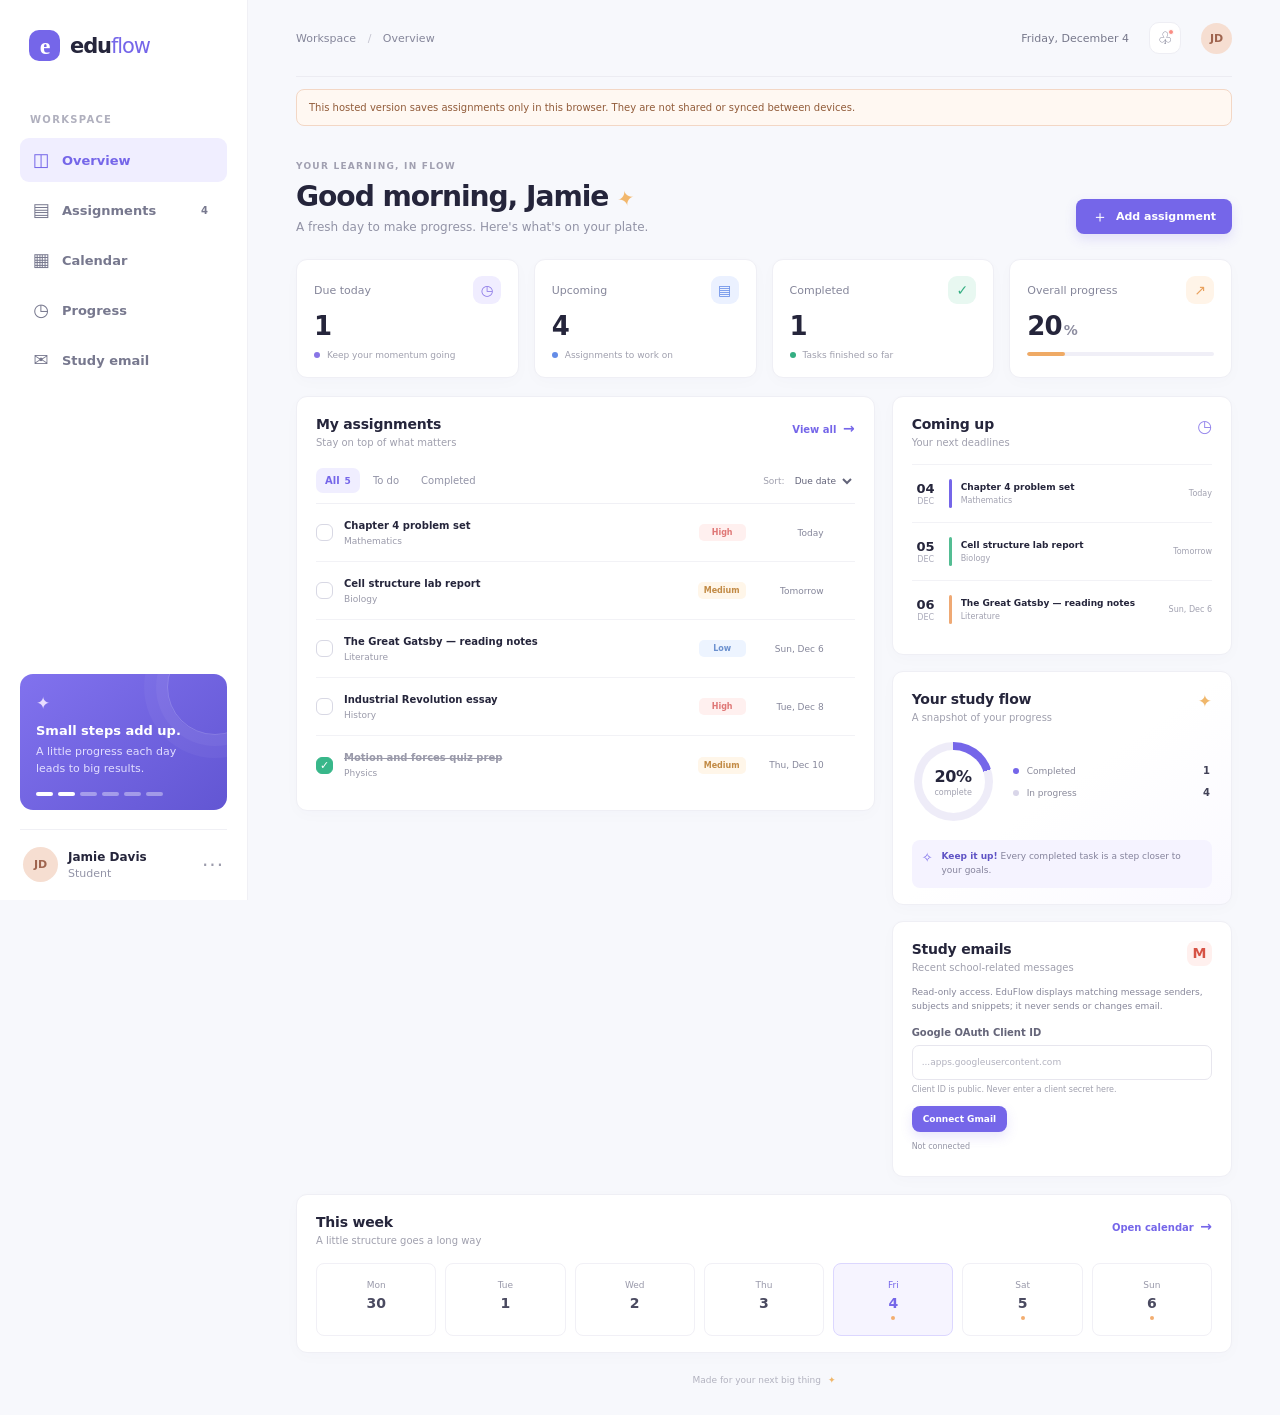
<file: index.html>
<!doctype html>
<html lang="en">
<head>
  <meta charset="utf-8">
  <meta name="viewport" content="width=device-width, initial-scale=1">
  <meta http-equiv="refresh" content="0; url=EduFlow.html">
  <title>EduFlow</title>
</head>
<body>
  <p>Opening EduFlow… <a href="EduFlow.html">Continue to the dashboard</a></p>
  <script>window.location.replace("EduFlow.html");</script>
</body>
</html>
</file>
<file: EduFlow.css>
:root {
  color-scheme: light;
  --ink: #25253b;
  --muted: #9293a6;
  --line: #eeeef4;
  --paper: #ffffff;
  --canvas: #f7f8fc;
  --purple: #7566e9;
  --purple-dark: #6253d6;
  --lavender: #f0edff;
  --green: #38b78a;
  --blue: #6389e8;
  --orange: #efaa65;
  font-family: Inter, ui-sans-serif, system-ui, -apple-system, BlinkMacSystemFont, "Segoe UI", sans-serif;
  font-synthesis: none;
  text-rendering: optimizeLegibility;
}

* { box-sizing: border-box; }
html { min-width: 320px; scroll-behavior: smooth; }
body { margin: 0; background: var(--canvas); color: var(--ink); font-size: 14px; }
button, input, select { font: inherit; }
button, a, select { -webkit-tap-highlight-color: transparent; }
button { color: inherit; }
a { color: inherit; text-decoration: none; }
button:focus-visible, a:focus-visible, input:focus-visible, select:focus-visible { outline: 3px solid #bdb5ff; outline-offset: 3px; }

.app-shell { min-height: 100vh; }
.sidebar {
  width: 248px; padding: 30px 20px 18px; position: fixed; inset: 0 auto 0 0;
  background: #fff; border-right: 1px solid #f0f0f5; display: flex; flex-direction: column; z-index: 2;
}
.brand { display: flex; align-items: center; gap: 10px; padding: 0 9px; font-size: 21px; font-weight: 800; letter-spacing: -1.1px; }
.brand-mark { width: 31px; height: 31px; display: grid; place-items: center; border-radius: 10px; color: white; background: var(--purple); font-size: 24px; font-weight: 700; font-family: Georgia, serif; line-height: 1; }
.brand-light { color: var(--purple); font-weight: 500; }
.nav-label { color: #b0b0be; font-size: 10px; font-weight: 750; letter-spacing: 1.3px; margin: 53px 10px 13px; }
.main-nav { display: grid; gap: 6px; }
.nav-link { min-height: 44px; padding: 0 12px; border-radius: 9px; display: flex; align-items: center; gap: 12px; color: #77788e; font-size: 13px; font-weight: 560; transition: .18s ease; }
.nav-link:hover { background: #f8f7ff; color: var(--purple); }
.nav-link.active { color: var(--purple); background: #f0eeff; font-weight: 680; }
.nav-icon { width: 18px; text-align: center; font-size: 18px; line-height: 1; }
.nav-count { margin-left: auto; min-width: 21px; text-align: center; border-radius: 7px; padding: 3px 6px; background: #fff; font-size: 10px; font-weight: 700; }
.sidebar-bottom { margin-top: auto; }
.focus-card { position: relative; overflow: hidden; padding: 19px 16px 14px; border-radius: 13px; color: #fff; background: linear-gradient(140deg, #8172ee, #6256d3); }
.focus-card::after { content: ""; position: absolute; width: 94px; height: 94px; right: -36px; top: -35px; border: 1px solid #ffffff30; border-radius: 50%; box-shadow: 0 0 0 11px #ffffff0b, 0 0 0 23px #ffffff0a; }
.focus-spark { font-size: 17px; color: #e8ddff; }
.focus-title { margin: 10px 0 5px; font-weight: 700; font-size: 13px; }
.focus-copy { max-width: 155px; color: #e2deff; font-size: 11px; line-height: 1.6; margin: 0; }
.focus-dots { display: flex; gap: 5px; margin-top: 14px; }
.focus-dots i { height: 4px; width: 17px; border-radius: 9px; background: #ffffff60; }
.focus-dots i:first-child, .focus-dots i:nth-child(2) { background: #fff; }
.profile { border-top: 1px solid #f0f0f5; margin-top: 19px; padding: 17px 3px 0; display: flex; align-items: center; gap: 10px; }
.avatar { width: 35px; height: 35px; display: grid; place-items: center; border: 0; border-radius: 50%; background: #f6ded1; color: #9f644e; font-size: 11px; font-weight: 750; }
.profile-text { display: grid; gap: 3px; font-size: 11px; }
.profile-text strong { font-size: 12px; }
.profile-text span { color: var(--muted); }
.profile-menu { margin-left: auto; color: #9b9bab; font-size: 20px; letter-spacing: 1px; }

.main-content { margin-left: 248px; max-width: 1700px; padding: 0 48px 30px; }
.topbar { min-height: 77px; display: flex; justify-content: space-between; align-items: center; border-bottom: 1px solid #ececf2; }
.breadcrumb { color: #85869a; font-size: 11px; }
.breadcrumb span { margin: 0 8px; color: #c5c5d0; }
.topbar-actions { display: flex; align-items: center; gap: 20px; }
.today-label { color: #77788b; font-size: 11px; }
.icon-button { width: 32px; height: 32px; position: relative; display: grid; place-items: center; border: 1px solid #eeeef4; border-radius: 10px; color: #797a90; background: #fff; cursor: pointer; font-size: 17px; }
.notification-button i { position: absolute; width: 6px; height: 6px; right: 6px; top: 6px; border: 1px solid #fff; border-radius: 50%; background: #fa8c83; }
.top-avatar { width: 31px; height: 31px; cursor: pointer; }
.app-notice { margin: 12px 0 0; padding: 10px 12px; border: 1px solid #f3d7c5; border-radius: 8px; color: #915b39; background: #fff8f2; font-size: 10px; line-height: 1.5; }
.app-notice[hidden] { display: none; }
.welcome-row { display: flex; align-items: end; justify-content: space-between; gap: 20px; padding: 35px 0 25px; }
.eyebrow { color: #a1a0b1; font-weight: 750; letter-spacing: 1.25px; font-size: 9px; margin: 0 0 9px; }
h1, h2, p { margin-top: 0; }
h1 { font-size: clamp(23px, 2.2vw, 30px); letter-spacing: -1.05px; margin-bottom: 7px; }
.wave { font-size: 21px; color: #f2b76c; display: inline-block; transform: rotate(-12deg); }
.welcome-copy { color: #9293a6; font-size: 12px; margin: 0; }
.primary-button { display: inline-flex; justify-content: center; align-items: center; gap: 8px; padding: 11px 16px; border: 0; border-radius: 8px; color: #fff; background: var(--purple); box-shadow: 0 5px 12px #7566e92b; font-weight: 650; font-size: 11px; cursor: pointer; transition: background .18s, transform .18s; }
.primary-button:hover { background: var(--purple-dark); transform: translateY(-1px); }
.primary-button span { font-size: 16px; line-height: 11px; }

.stats-grid { display: grid; grid-template-columns: repeat(4, minmax(0, 1fr)); gap: 15px; }
.stat-card, .panel { border: 1px solid #efeff5; border-radius: 11px; background: var(--paper); box-shadow: 0 4px 16px #34345b05; }
.stat-card { padding: 16px 17px 15px; min-height: 119px; }
.stat-top { display: flex; justify-content: space-between; align-items: center; }
.stat-label { color: #85869a; font-size: 11px; }
.stat-icon { width: 28px; height: 28px; display: grid; place-items: center; border-radius: 9px; font-size: 14px; }
.icon-violet { color: #8875e6; background: #f0edff; }
.icon-blue { color: #648ce7; background: #ebf1ff; }
.icon-green { color: #34ae82; background: #e8f8f1; }
.icon-orange { color: #e9a15d; background: #fff4e8; }
.stat-value { margin-top: 8px; color: var(--ink); font-size: 26px; letter-spacing: -.9px; font-weight: 730; line-height: 1.1; }
.stat-value small { color: #8d8da0; font-size: 14px; margin-left: 2px; }
.stat-foot { display: flex; align-items: center; gap: 7px; margin-top: 9px; color: #a0a0ae; font-size: 9px; }
.stat-dot { width: 6px; height: 6px; border-radius: 50%; }
.dot-violet { background: #8875e6; }.dot-blue { background: #648ce7; }.dot-green { background: #34ae82; }
.progress-track { height: 4px; overflow: hidden; background: #f0eff7; margin-top: 11px; border-radius: 8px; }
.progress-track span { display: block; height: 100%; width: 0; background: var(--orange); border-radius: inherit; transition: width .3s; }

.content-grid { display: grid; grid-template-columns: minmax(0, 1.7fr) minmax(280px, 1fr); gap: 17px; margin-top: 18px; align-items: start; }
.panel { padding: 19px 19px 16px; }
.panel-heading, .study-heading { display: flex; justify-content: space-between; align-items: flex-start; gap: 12px; }
.panel h2, .study-heading h2 { margin: 0 0 5px; font-size: 14px; letter-spacing: -.2px; }
.panel-subtitle { color: #a0a0ae; margin: 0; font-size: 10px; }
.text-link { white-space: nowrap; color: var(--purple); font-size: 10px; font-weight: 650; background: none; border: 0; cursor: pointer; padding: 4px 0; }
.text-link span { padding-left: 3px; font-size: 14px; }
.task-toolbar { display: flex; justify-content: space-between; align-items: center; gap: 12px; margin-top: 20px; padding-bottom: 10px; border-bottom: 1px solid #f0f0f5; }
.filter-tabs { display: flex; align-items: center; gap: 4px; }
.filter-tab { display: inline-flex; align-items: center; gap: 5px; border: 0; padding: 7px 9px; border-radius: 7px; color: #9293a6; background: transparent; font-size: 10px; cursor: pointer; }
.filter-tab.selected { color: var(--purple); background: #f0eeff; font-weight: 700; }
.filter-tab span { font-size: 9px; }
.sort-control { display: flex; align-items: center; gap: 4px; color: #a0a0ae; font-size: 9px; }
.sort-control select { border: 0; padding: 4px 2px; color: #626379; background: transparent; font-size: 9px; cursor: pointer; }
.task-row { display: flex; align-items: center; gap: 11px; min-height: 58px; border-bottom: 1px solid #f2f2f6; }
.task-row:last-child { border-bottom: 0; }
.check-button { flex: 0 0 17px; height: 17px; padding: 0; display: grid; place-items: center; border: 1.5px solid #d8d8e4; border-radius: 6px; background: #fff; color: #fff; font-size: 11px; cursor: pointer; }
.check-button:hover { border-color: var(--purple); }
.check-button.checked { border-color: var(--green); background: var(--green); }
.task-details { flex: 1; min-width: 0; display: grid; gap: 5px; }
.task-details strong { overflow: hidden; text-overflow: ellipsis; white-space: nowrap; font-size: 10px; font-weight: 650; }
.task-details span { color: #9a9aaa; font-size: 9px; }
.is-complete .task-details strong { color: #9a9aaa; text-decoration: line-through; }
.priority { min-width: 47px; padding: 4px 6px; border-radius: 5px; text-align: center; font-size: 8px; font-weight: 650; }
.priority-high { color: #df7776; background: #fff0ef; }.priority-medium { color: #c28a44; background: #fff6e9; }.priority-low { color: #6c91cf; background: #edf4ff; }
.task-due { min-width: 67px; color: #85869a; text-align: right; font-size: 9px; }
.delete-button { opacity: 0; width: 20px; height: 24px; padding: 0; border: 0; color: #b3a3aa; background: none; font-size: 18px; cursor: pointer; transition: opacity .15s; }
.task-row:hover .delete-button, .delete-button:focus-visible { opacity: 1; }
.empty-state { min-height: 180px; display: flex; flex-direction: column; justify-content: center; align-items: center; text-align: center; gap: 8px; color: #9393a5; }
.empty-state[hidden] { display: none; }
.empty-state > span { color: var(--purple); font-size: 22px; }
.empty-state strong { color: var(--ink); font-size: 12px; }
.empty-state p { margin: 0; font-size: 10px; }

.right-column { display: grid; gap: 16px; }
.heading-icon { color: #9485ec; font-size: 17px; }
.deadline-list { margin-top: 16px; }
.deadline-item { min-height: 58px; display: flex; align-items: center; gap: 9px; border-top: 1px solid #f2f2f6; }
.deadline-date { width: 28px; flex: 0 0 28px; display: grid; justify-items: center; gap: 2px; }
.deadline-date strong { font-size: 13px; line-height: 1; }
.deadline-date small { color: #aaaaba; font-size: 8px; text-transform: uppercase; }
.deadline-marker { width: 3px; height: 29px; border-radius: 4px; background: var(--purple); }
.marker-biology { background: #54bd93; }.marker-literature { background: #efa974; }.marker-history { background: #6d9ce5; }.marker-physics { background: #de81a5; }
.deadline-details { min-width: 0; flex: 1; display: grid; gap: 4px; }
.deadline-details strong { overflow: hidden; text-overflow: ellipsis; white-space: nowrap; font-size: 9px; font-weight: 650; }
.deadline-details span, .deadline-when { color: #a1a1b0; font-size: 8px; }
.deadline-when { white-space: nowrap; }
.no-deadlines { padding: 17px 0 7px; color: #9797a8; font-size: 10px; line-height: 1.5; }
.gmail-mark { width: 25px; height: 25px; display: grid; place-items: center; border-radius: 8px; color: #d65345; background: #fff0ee; font-size: 14px; font-weight: 800; }
.gmail-privacy { margin: 13px 0 0; color: #87879a; font-size: 9px; line-height: 1.55; }
.gmail-panel .field-label { margin-top: 13px; }
.gmail-client-input { width: 100%; min-height: 35px; padding: 8px 9px; border: 1px solid #e7e6ee; border-radius: 7px; color: #3e3e55; background: #fff; font-size: 9px; }
.gmail-client-input::placeholder { color: #b2b2bf; }
.gmail-client-input:disabled { color: #9999a8; background: #f8f8fb; }
.gmail-help { color: #a0a0ae; font-size: 8px; margin: 5px 0 0; }
.gmail-actions { display: flex; flex-wrap: wrap; gap: 7px; margin-top: 12px; }
.gmail-connect { padding: 8px 11px; font-size: 9px; }
.gmail-secondary { padding: 7px 9px; border: 1px solid #e7e6ee; border-radius: 7px; color: #66667b; background: white; font-size: 9px; cursor: pointer; }
.gmail-secondary:hover { border-color: #c9c3f7; color: var(--purple); }
.gmail-secondary:disabled { opacity: .6; cursor: wait; }
.gmail-status { margin: 9px 0 0; color: #9393a4; font-size: 8px; line-height: 1.45; }
.gmail-status.is-error { color: #bd5357; }
.gmail-messages { margin-top: 8px; }
.gmail-message { padding: 10px 0; border-top: 1px solid #f0f0f5; }
.gmail-message-top { display: flex; align-items: center; justify-content: space-between; gap: 8px; }
.gmail-message-top strong { overflow: hidden; color: #5a5a70; text-overflow: ellipsis; white-space: nowrap; font-size: 8px; }
.gmail-message-top span { flex: 0 0 auto; color: #a3a3b1; font-size: 8px; }
.gmail-message h3 { overflow: hidden; margin: 5px 0 3px; color: #37374e; text-overflow: ellipsis; white-space: nowrap; font-size: 9px; font-weight: 650; }
.gmail-message p { display: -webkit-box; overflow: hidden; margin: 0; color: #9292a3; font-size: 8px; line-height: 1.45; -webkit-box-orient: vertical; -webkit-line-clamp: 2; }
.gmail-loading, .gmail-empty { margin: 0; padding: 10px 0; color: #9797a8; font-size: 9px; line-height: 1.5; }
.study-panel { background: linear-gradient(145deg, #fff 50%, #faf9ff); }
.study-icon { color: #f0b76b; font-size: 17px; }
.study-summary { display: flex; align-items: center; gap: 20px; padding: 19px 2px; }
.donut { --progress: 0deg; width: 79px; height: 79px; flex: 0 0 79px; display: grid; place-items: center; border-radius: 50%; background: conic-gradient(var(--purple) var(--progress), #eeecf8 var(--progress)); }
.donut > div { width: 63px; height: 63px; display: grid; align-content: center; justify-items: center; gap: 2px; border-radius: 50%; background: white; }
.donut strong { font-size: 16px; letter-spacing: -.4px; }.donut span { color: #a0a0af; font-size: 8px; }
.study-legend { flex: 1; display: grid; gap: 11px; }
.study-legend div { display: grid; grid-template-columns: 7px 1fr auto; align-items: center; gap: 7px; color: #89899a; font-size: 9px; }
.study-legend strong { color: #414157; font-size: 10px; }
.legend-dot { width: 6px; height: 6px; border-radius: 50%; }.legend-done { background: var(--purple); }.legend-pending { background: #d9d6e9; }
.study-tip { display: flex; gap: 9px; padding: 10px; border-radius: 8px; background: #f5f3ff; color: var(--purple); }
.study-tip > span { font-size: 13px; }
.study-tip p { margin: 0; color: #85839c; font-size: 9px; line-height: 1.55; }
.study-tip strong { color: #5f53c5; }
.schedule-panel { margin-top: 17px; }
.week-strip { display: grid; grid-template-columns: repeat(7, 1fr); gap: 9px; margin-top: 17px; }
.week-day { min-height: 73px; display: grid; justify-items: center; align-content: center; gap: 5px; border: 1px solid #f1f0f6; border-radius: 8px; color: #9999aa; }
.week-day span { font-size: 9px; }.week-day strong { color: #4a4a60; font-size: 14px; }
.week-day i { width: 4px; height: 4px; border-radius: 50%; background: transparent; }
.week-day.has-deadline i { background: #f2ad70; }
.week-day.current-day { border-color: #dcd7ff; color: var(--purple); background: #f6f4ff; }
.week-day.current-day strong { color: var(--purple); }
.page-footer { padding: 22px 0 0; text-align: center; color: #b2b2bf; font-size: 9px; }
.page-footer span { margin-left: 4px; color: #f0b76b; }

.assignment-dialog { width: min(440px, calc(100% - 32px)); padding: 25px; border: 1px solid #ecebf3; border-radius: 14px; color: var(--ink); box-shadow: 0 20px 70px #27234330; }
.assignment-dialog::backdrop { background: #25243c70; backdrop-filter: blur(2px); }
.dialog-heading { display: flex; justify-content: space-between; align-items: flex-start; margin-bottom: 23px; }
.dialog-heading .eyebrow { margin-bottom: 5px; }
.dialog-heading h2 { margin: 0; font-size: 19px; letter-spacing: -.5px; }
.dialog-close { width: 29px; height: 29px; border: 0; border-radius: 7px; background: #f5f4f9; color: #78788a; font-size: 20px; cursor: pointer; }
.field-label { display: block; margin: 14px 0 7px; color: #656579; font-size: 10px; font-weight: 650; }
.assignment-dialog input, .assignment-dialog select { width: 100%; min-height: 39px; padding: 9px 10px; border: 1px solid #e7e6ee; border-radius: 7px; color: #3e3e55; background: #fff; font-size: 11px; }
.assignment-dialog input::placeholder { color: #b2b2bf; }
.field-row { display: grid; grid-template-columns: 1fr 1fr; gap: 13px; }
.form-error { min-height: 14px; margin: 8px 0 0; color: #c84e55; font-size: 10px; }
.submit-button { width: 100%; margin-top: 5px; }

@media (min-width: 1450px) {
  .main-content { margin-left: 270px; padding-right: 64px; padding-left: 64px; }
  .sidebar { width: 270px; padding-right: 24px; padding-left: 24px; }
  .stat-card { padding: 19px 21px; }
  .content-grid { grid-template-columns: minmax(0, 1.75fr) minmax(320px, 1fr); }
}
@media (max-width: 1100px) {
  .main-content { padding-right: 28px; padding-left: 28px; }
  .sidebar { width: 218px; }
  .main-content { margin-left: 218px; }
  .content-grid { grid-template-columns: minmax(0, 1.4fr) minmax(245px, .9fr); gap: 12px; }
  .panel { padding-right: 14px; padding-left: 14px; }
  .stats-grid { gap: 10px; }
  .stat-card { padding-right: 12px; padding-left: 12px; }
  .task-row { gap: 8px; }
}
@media (max-width: 820px) {
  .sidebar { width: 66px; padding: 22px 9px 13px; align-items: center; }
  .brand { padding: 0; }
  .brand > span:last-child, .nav-label, .nav-link:not(.active), .nav-link.active { font-size: 0; }
  .main-nav { width: 100%; margin-top: 42px; }
  .nav-link { width: 46px; height: 44px; justify-content: center; padding: 0; margin: 0 auto; font-size: 0 !important; }
  .nav-link .nav-icon { font-size: 18px; }
  .nav-count { display: none; }
  .sidebar-bottom { width: 100%; }
  .focus-card { display: none; }
  .profile { justify-content: center; border: 0; padding: 0; }
  .profile-text, .profile-menu { display: none; }
  .main-content { margin-left: 66px; padding: 0 22px 25px; }
  .content-grid { grid-template-columns: 1fr; }
  .right-column { grid-template-columns: 1fr 1fr; }
  .stats-grid { grid-template-columns: repeat(2, minmax(0, 1fr)); }
}
@media (max-width: 560px) {
  .sidebar { width: 55px; padding-right: 5px; padding-left: 5px; }
  .brand-mark { width: 30px; height: 30px; }
  .main-content { margin-left: 55px; padding: 0 13px 22px; }
  .topbar { min-height: 61px; }
  .topbar-actions { gap: 10px; }
  .today-label { display: none; }
  .welcome-row { align-items: flex-start; flex-direction: column; padding: 26px 0 19px; gap: 14px; }
  .welcome-copy { max-width: 260px; line-height: 1.5; }
  .primary-button { padding: 10px 13px; }
  .stats-grid { gap: 9px; }
  .stat-card { min-height: 108px; padding: 12px; }
  .stat-value { font-size: 23px; }
  .stat-foot { font-size: 8px; }
  .right-column { grid-template-columns: 1fr; }
  .panel { padding: 16px 13px; }
  .task-toolbar { align-items: flex-start; }
  .filter-tabs { gap: 0; }
  .filter-tab { padding: 7px 6px; }
  .sort-control { gap: 1px; }
  .sort-control select { max-width: 68px; }
  .task-row { gap: 6px; min-height: 56px; }
  .task-details strong { font-size: 9px; }
  .priority { min-width: 39px; padding: 4px 3px; font-size: 7px; }
  .task-due { min-width: 54px; font-size: 8px; }
  .delete-button { opacity: 1; width: 15px; }
  .week-strip { gap: 4px; }
  .week-day { min-height: 65px; }
  .week-day span { font-size: 8px; }
  .week-day strong { font-size: 12px; }
  .field-row { grid-template-columns: 1fr; gap: 0; }
  .assignment-dialog { padding: 20px; }
}
@media (prefers-reduced-motion: reduce) {
  *, *::before, *::after { scroll-behavior: auto !important; transition-duration: .01ms !important; }
}
</file>
